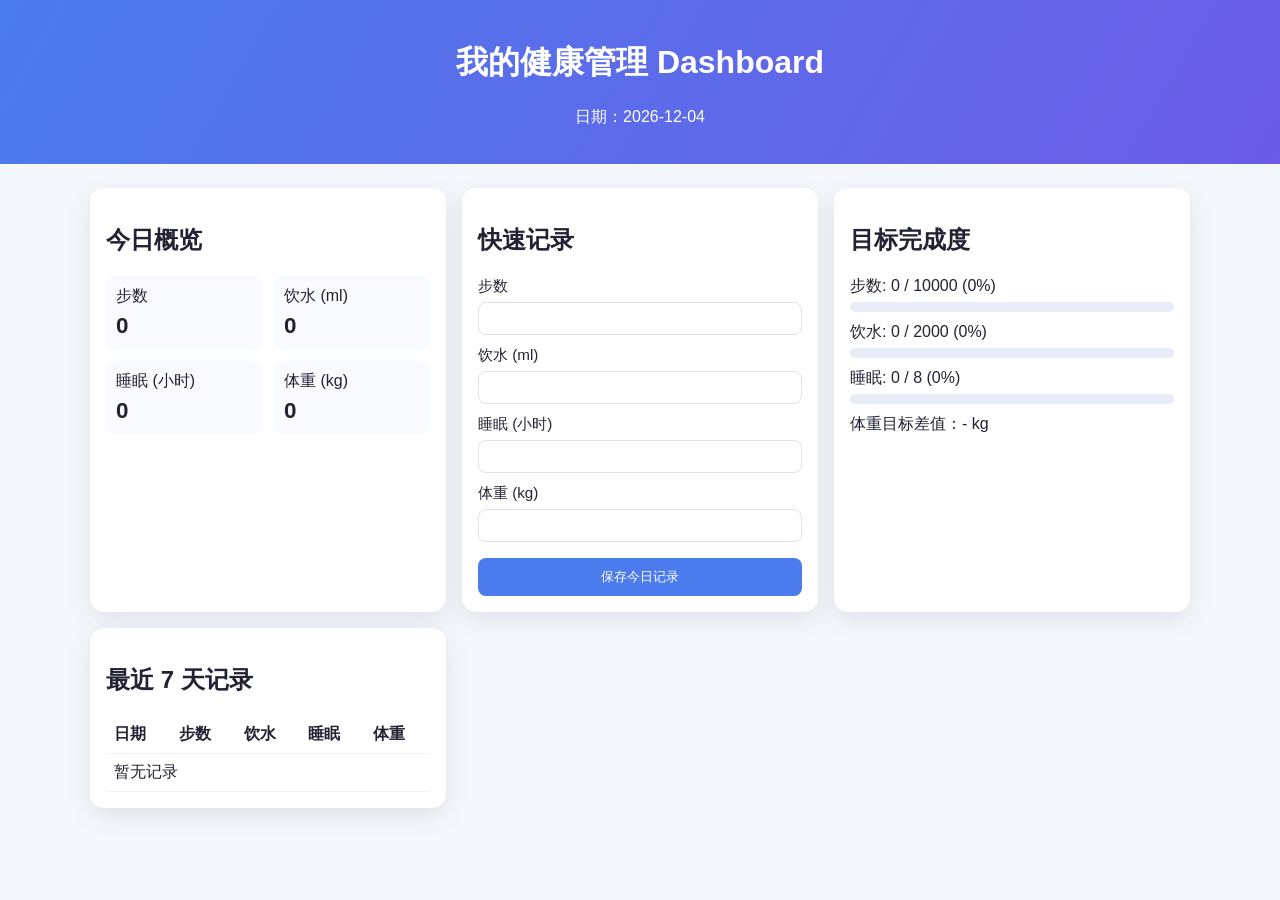
<file: health-dashboard/index.html>
<!doctype html>
<html lang="zh-CN">
  <head>
    <meta charset="UTF-8" />
    <meta name="viewport" content="width=device-width, initial-scale=1.0" />
    <title>个人健康管理 Dashboard</title>
    <link rel="stylesheet" href="styles.css" />
  </head>
  <body>
    <header class="topbar">
      <h1>我的健康管理 Dashboard</h1>
      <p id="today"></p>
    </header>

    <main class="grid">
      <section class="card">
        <h2>今日概览</h2>
        <div class="metrics">
          <div class="metric">
            <span>步数</span>
            <strong id="stepsValue">0</strong>
          </div>
          <div class="metric">
            <span>饮水 (ml)</span>
            <strong id="waterValue">0</strong>
          </div>
          <div class="metric">
            <span>睡眠 (小时)</span>
            <strong id="sleepValue">0</strong>
          </div>
          <div class="metric">
            <span>体重 (kg)</span>
            <strong id="weightValue">0</strong>
          </div>
        </div>
      </section>

      <section class="card">
        <h2>快速记录</h2>
        <form id="healthForm">
          <label>步数<input type="number" id="steps" min="0" required /></label>
          <label>饮水 (ml)<input type="number" id="water" min="0" required /></label>
          <label>睡眠 (小时)
            <input type="number" id="sleep" min="0" step="0.1" required />
          </label>
          <label>体重 (kg)
            <input type="number" id="weight" min="0" step="0.1" required />
          </label>
          <button type="submit">保存今日记录</button>
        </form>
      </section>

      <section class="card">
        <h2>目标完成度</h2>
        <ul class="goals" id="goalsList"></ul>
      </section>

      <section class="card">
        <h2>最近 7 天记录</h2>
        <div class="table-wrap">
          <table>
            <thead>
              <tr><th>日期</th><th>步数</th><th>饮水</th><th>睡眠</th><th>体重</th></tr>
            </thead>
            <tbody id="historyBody"></tbody>
          </table>
        </div>
      </section>
    </main>

    <script src="script.js"></script>
  </body>
</html>
</file>
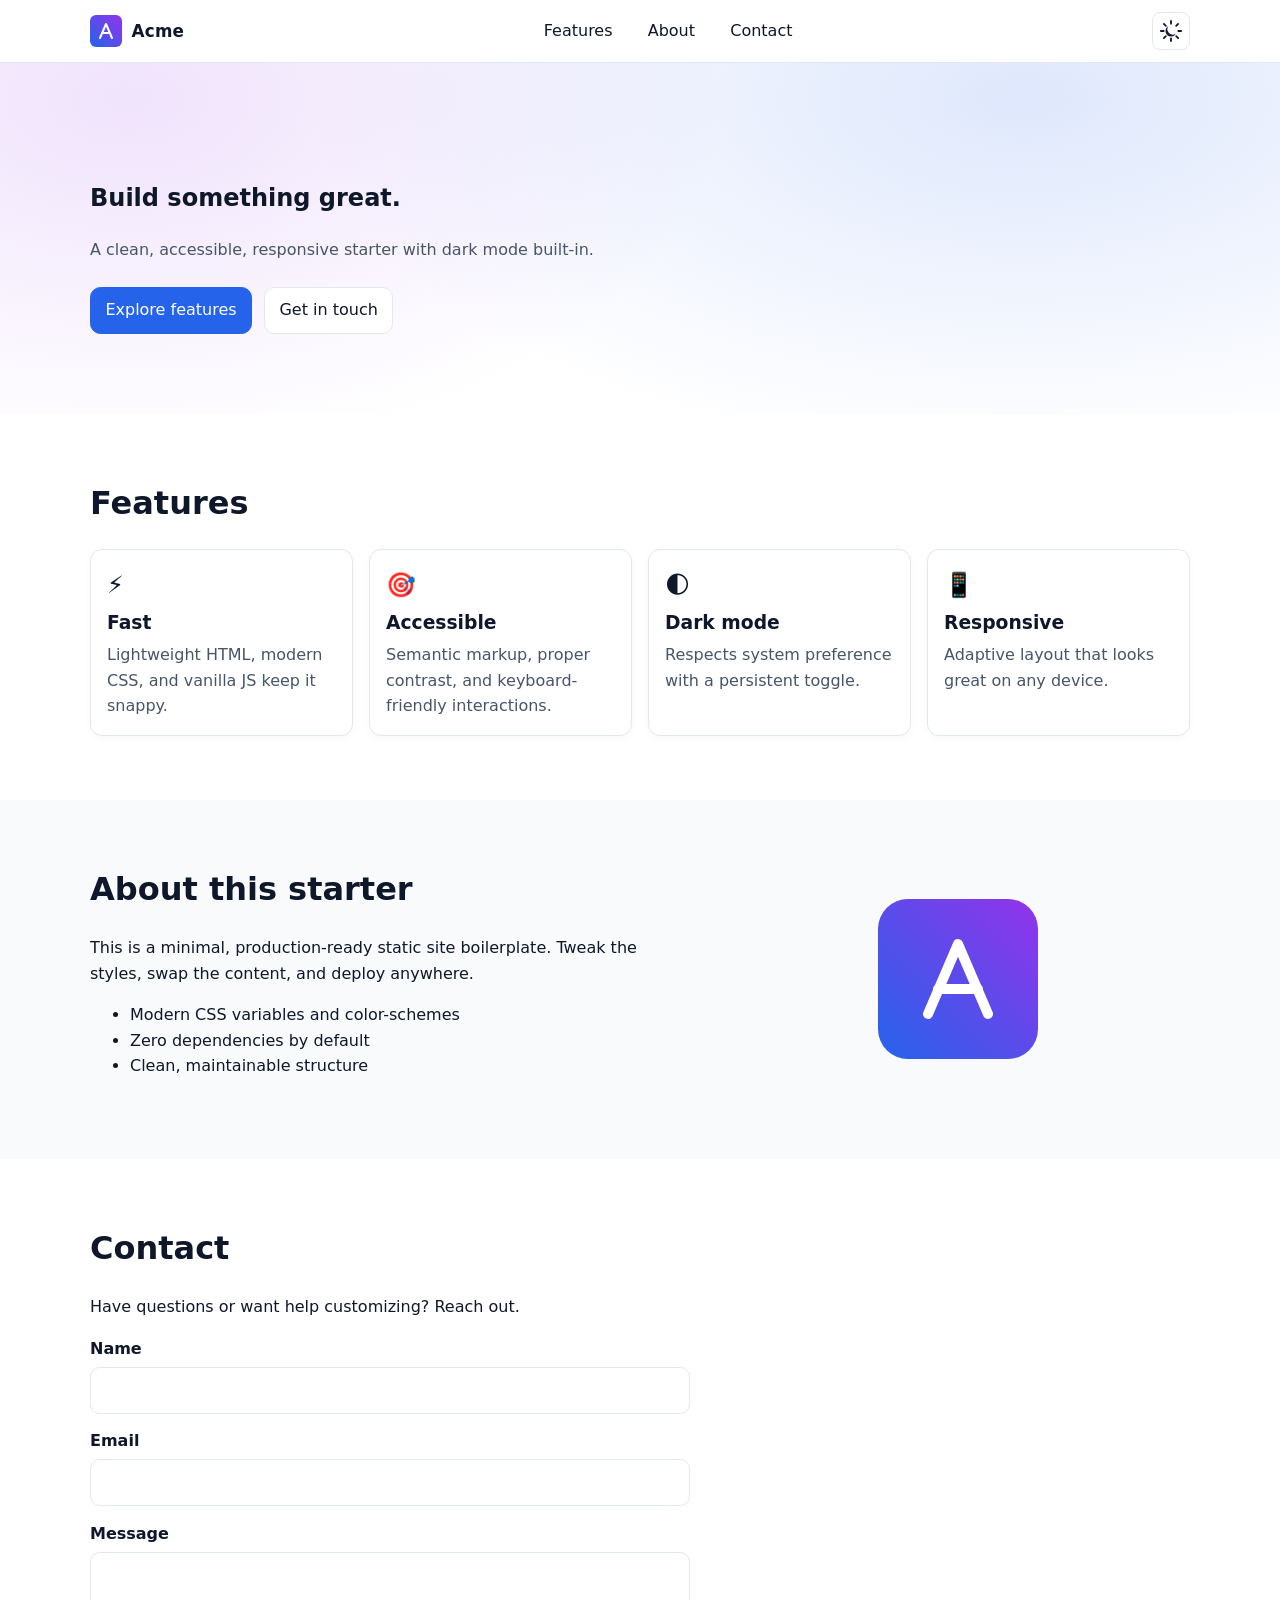
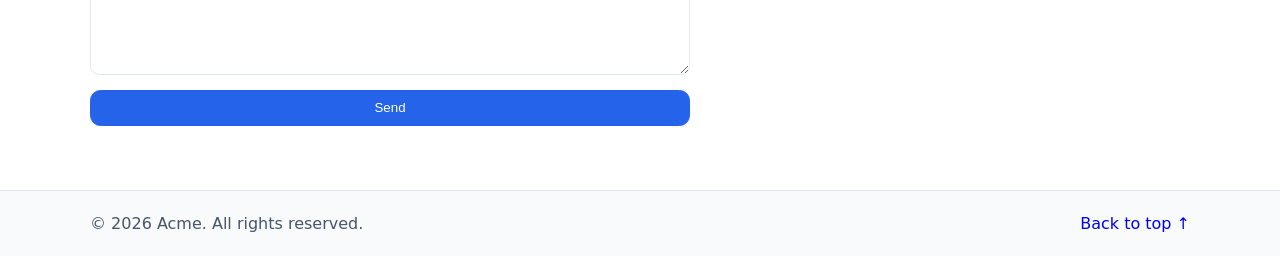
<file: website/index.html>
<!doctype html>
<html lang="en">
<head>
  <meta charset="utf-8" />
  <meta name="viewport" content="width=device-width, initial-scale=1" />
  <title>Acme — Modern Starter</title>
  <meta name="description" content="A modern, fast, responsive website starter with dark mode." />
  <meta name="theme-color" content="#0f172a" media="(prefers-color-scheme: dark)" />
  <meta name="theme-color" content="#ffffff" media="(prefers-color-scheme: light)" />
  <link rel="icon" href="assets/favicon.svg" type="image/svg+xml" />
  <script>
    // Set initial theme early to avoid flashes
    (function () {
      try {
        var stored = localStorage.getItem('theme');
        var prefersDark = window.matchMedia('(prefers-color-scheme: dark)').matches;
        var theme = stored || (prefersDark ? 'dark' : 'light');
        document.documentElement.setAttribute('data-theme', theme);
      } catch (e) {}
    })();
  </script>
  <link rel="stylesheet" href="styles.css" />
  <script defer src="script.js"></script>
</head>
<body>
  <a class="skip-link" href="#main">Skip to content</a>

  <header class="site-header">
    <div class="container header-inner">
      <a href="#" class="brand">
        <img src="assets/logo.svg" alt="" class="logo" width="32" height="32" aria-hidden="true" />
        <span class="brand-name">Acme</span>
      </a>

      <nav class="primary-nav" aria-label="Primary">
        <button class="nav-toggle" aria-expanded="false" aria-controls="primary-menu">
          <span class="sr-only">Toggle navigation</span>
          <svg class="icon" viewBox="0 0 24 24" aria-hidden="true"><path d="M3 6h18M3 12h18M3 18h18" stroke="currentColor" stroke-width="2" stroke-linecap="round"/></svg>
        </button>
        <ul id="primary-menu" class="nav-list">
          <li><a href="#features">Features</a></li>
          <li><a href="#about">About</a></li>
          <li><a href="#contact">Contact</a></li>
        </ul>
      </nav>

      <button id="theme-toggle" class="theme-toggle" aria-pressed="false" aria-label="Toggle dark mode">
        <svg class="icon" viewBox="0 0 24 24" aria-hidden="true">
          <mask id="moon-mask"><rect x="0" y="0" width="24" height="24" fill="white"/><circle cx="14" cy="10" r="6" fill="black"/></mask>
          <circle cx="12" cy="12" r="6" fill="currentColor" mask="url(#moon-mask)" />
          <g class="sun-rays"><path d="M12 1v3M12 20v3M4.22 4.22l2.12 2.12M17.66 17.66l2.12 2.12M1 12h3M20 12h3M4.22 19.78l2.12-2.12M17.66 6.34l2.12-2.12" stroke="currentColor" stroke-width="2" stroke-linecap="round"/></g>
        </svg>
      </button>
    </div>
  </header>

  <main id="main">
    <section class="hero" id="home">
      <div class="container">
        <h1>Build something great.</h1>
        <p class="lead">A clean, accessible, responsive starter with dark mode built-in.</p>
        <div class="actions">
          <a href="#features" class="btn btn-primary">Explore features</a>
          <a href="#contact" class="btn">Get in touch</a>
        </div>
      </div>
      <div class="hero-bg" aria-hidden="true"></div>
    </section>

    <section id="features" class="section">
      <div class="container">
        <h2>Features</h2>
        <div class="grid features-grid">
          <article class="card">
            <div class="card-icon">⚡</div>
            <h3>Fast</h3>
            <p>Lightweight HTML, modern CSS, and vanilla JS keep it snappy.</p>
          </article>
          <article class="card">
            <div class="card-icon">🎯</div>
            <h3>Accessible</h3>
            <p>Semantic markup, proper contrast, and keyboard-friendly interactions.</p>
          </article>
          <article class="card">
            <div class="card-icon">🌓</div>
            <h3>Dark mode</h3>
            <p>Respects system preference with a persistent toggle.</p>
          </article>
          <article class="card">
            <div class="card-icon">📱</div>
            <h3>Responsive</h3>
            <p>Adaptive layout that looks great on any device.</p>
          </article>
        </div>
      </div>
    </section>

    <section id="about" class="section alt">
      <div class="container about-grid">
        <div>
          <h2>About this starter</h2>
          <p>This is a minimal, production-ready static site boilerplate. Tweak the styles, swap the content, and deploy anywhere.</p>
          <ul class="checklist">
            <li>Modern CSS variables and color-schemes</li>
            <li>Zero dependencies by default</li>
            <li>Clean, maintainable structure</li>
          </ul>
        </div>
        <div class="about-visual">
          <img src="assets/logo.svg" alt="Acme logo" width="160" height="160" />
        </div>
      </div>
    </section>

    <section id="contact" class="section">
      <div class="container">
        <h2>Contact</h2>
        <p>Have questions or want help customizing? Reach out.</p>
        <form class="contact-form" action="mailto:hello@example.com" method="post" enctype="text/plain">
          <div class="form-row">
            <label for="name">Name</label>
            <input id="name" name="Name" type="text" required autocomplete="name" />
          </div>
          <div class="form-row">
            <label for="email">Email</label>
            <input id="email" name="Email" type="email" required autocomplete="email" />
          </div>
          <div class="form-row">
            <label for="message">Message</label>
            <textarea id="message" name="Message" rows="4" required></textarea>
          </div>
          <button class="btn btn-primary" type="submit">Send</button>
        </form>
      </div>
    </section>
  </main>

  <footer class="site-footer">
    <div class="container footer-inner">
      <p>© <span id="year"></span> Acme. All rights reserved.</p>
      <a href="#home" class="back-to-top">Back to top ↑</a>
    </div>
  </footer>
</body>
</html>
</file>
<file: health-dashboard/styles.css>
:root {
  --bg: #f4f7fb;
  --card: #ffffff;
  --text: #223;
  --accent: #4b7bec;
  --good: #2dce89;
}

* { box-sizing: border-box; }
body {
  margin: 0;
  font-family: "PingFang SC", "Microsoft YaHei", Arial, sans-serif;
  background: var(--bg);
  color: var(--text);
}

.topbar {
  background: linear-gradient(120deg, #4b7bec, #6c5ce7);
  color: #fff;
  padding: 20px;
  text-align: center;
}

.grid {
  width: min(1100px, 92vw);
  margin: 24px auto;
  display: grid;
  gap: 16px;
  grid-template-columns: repeat(auto-fit, minmax(280px, 1fr));
}

.card {
  background: var(--card);
  border-radius: 14px;
  padding: 16px;
  box-shadow: 0 8px 24px rgba(47, 53, 66, 0.1);
}

.metrics { display: grid; grid-template-columns: repeat(2, 1fr); gap: 12px; }
.metric { background: #f8faff; padding: 10px; border-radius: 10px; }
.metric strong { font-size: 1.4rem; display: block; margin-top: 6px; }

form { display: grid; gap: 10px; }
label { display: grid; gap: 5px; font-size: 0.95rem; }
input {
  padding: 8px;
  border-radius: 8px;
  border: 1px solid #dce1ea;
}
button {
  margin-top: 6px;
  border: 0;
  border-radius: 8px;
  background: var(--accent);
  color: #fff;
  padding: 10px;
  cursor: pointer;
}
button:hover { opacity: 0.92; }

.goals { list-style: none; padding: 0; margin: 0; display: grid; gap: 10px; }
.goal-item { display: grid; gap: 5px; }
.progress {
  width: 100%;
  height: 10px;
  background: #e7ecf6;
  border-radius: 999px;
  overflow: hidden;
}
.progress > span {
  display: block;
  height: 100%;
  background: var(--good);
}

.table-wrap { overflow-x: auto; }
table { width: 100%; border-collapse: collapse; }
th, td { text-align: left; padding: 8px; border-bottom: 1px solid #eef1f8; }
</file>
<file: website/styles.css>
/* Base and theme */
:root {
  --bg: #ffffff;
  --surface: #f8fafc; /* slate-50 */
  --text: #0f172a;    /* slate-900 */
  --muted: #475569;   /* slate-600 */
  --border: #e2e8f0;  /* slate-200 */
  --primary: #2563eb; /* blue-600 */
  --primary-700: #1d4ed8; /* blue-700 */
  --ring: rgba(37, 99, 235, 0.35);
  --header-bg: rgba(255, 255, 255, 0.85);
}

html[data-theme="dark"] {
  color-scheme: dark;
  --bg: #0b1220;      /* dark base */
  --surface: #0f172a; /* slate-900 */
  --text: #e5e7eb;    /* slate-200 */
  --muted: #94a3b8;   /* slate-400 */
  --border: #1f2937;  /* slate-800 */
  --primary: #60a5fa; /* blue-400 */
  --primary-700: #3b82f6; /* blue-500 */
  --ring: rgba(96, 165, 250, 0.35);
  --header-bg: rgba(15, 23, 42, 0.7);
}

* { box-sizing: border-box; }
html { scroll-behavior: smooth; }
body {
  margin: 0;
  font-family: ui-sans-serif, system-ui, -apple-system, Segoe UI, Roboto, Ubuntu, Cantarell, Noto Sans, "Helvetica Neue", Arial, "Apple Color Emoji", "Segoe UI Emoji";
  line-height: 1.6;
  background: var(--bg);
  color: var(--text);
  accent-color: var(--primary);
}
img { max-width: 100%; display: block; }

.container {
  width: min(1100px, 100% - 2rem);
  margin-inline: auto;
}

.sr-only { position: absolute; width: 1px; height: 1px; padding: 0; margin: -1px; overflow: hidden; clip: rect(0, 0, 0, 0); white-space: nowrap; border: 0; }
.skip-link { position: absolute; left: -9999px; top: auto; }
.skip-link:focus { left: 1rem; top: 1rem; background: var(--primary); color: white; padding: 0.5rem 0.75rem; border-radius: 0.5rem; }

/* Header */
.site-header {
  position: sticky;
  top: 0;
  z-index: 20;
  backdrop-filter: saturate(180%) blur(10px);
  -webkit-backdrop-filter: saturate(180%) blur(10px);
  background: var(--header-bg);
  border-bottom: 1px solid var(--border);
}
.header-inner { display: flex; align-items: center; justify-content: space-between; padding: 0.75rem 0; }
.brand { display: inline-flex; align-items: center; gap: 0.6rem; color: inherit; text-decoration: none; font-weight: 600; letter-spacing: 0.2px; }
.logo { width: 32px; height: 32px; }
.brand-name { font-size: 1.05rem; }

.primary-nav { display: flex; align-items: center; gap: 1rem; position: relative; }
.nav-list { display: flex; gap: 1rem; list-style: none; margin: 0; padding: 0; }
.nav-list a { text-decoration: none; color: var(--text); padding: 0.4rem 0.6rem; border-radius: 0.4rem; }
.nav-list a:hover { background: var(--surface); }

.nav-toggle { display: none; background: transparent; border: 1px solid var(--border); color: var(--text); padding: 0.4rem; border-radius: 0.5rem; }
.theme-toggle { background: transparent; border: 1px solid var(--border); color: var(--text); padding: 0.4rem; border-radius: 0.5rem; display: inline-grid; place-items: center; width: 38px; height: 38px; }
.theme-toggle .icon { width: 22px; height: 22px; }

/* Mobile nav */
@media (max-width: 768px) {
  .nav-toggle { display: inline-grid; place-items: center; }
  .nav-list {
    display: none;
    position: absolute;
    right: 0;
    top: calc(100% + 0.5rem);
    width: min(280px, 90vw);
    background: var(--surface);
    border: 1px solid var(--border);
    border-radius: 0.75rem;
    padding: 0.5rem;
    box-shadow: 0 10px 30px rgba(0,0,0,0.08);
  }
  .primary-nav[data-open="true"] .nav-list { display: grid; }
  .nav-list a { padding: 0.6rem 0.75rem; }
}

/* Hero */
.hero { position: relative; padding: 6rem 0 5rem; overflow: hidden; }
.hero .lead { color: var(--muted); max-width: 60ch; }
.hero .actions { margin-top: 1.5rem; display: flex; gap: 0.75rem; }
.hero-bg {
  position: absolute; inset: 0; z-index: -1;
  background: radial-gradient(1200px 600px at 80% 10%, rgba(37, 99, 235, 0.15), transparent 60%),
              radial-gradient(1000px 600px at 10% 10%, rgba(147, 51, 234, 0.14), transparent 60%);
}

/* Sections */
.section { padding: 4rem 0; }
.section h2 { margin-top: 0; margin-bottom: 1.25rem; font-size: clamp(1.5rem, 1rem + 2vw, 2rem); }
.section.alt { background: var(--surface); }

.grid { display: grid; gap: 1rem; }
.features-grid { grid-template-columns: repeat(4, minmax(0, 1fr)); }
@media (max-width: 1024px) { .features-grid { grid-template-columns: repeat(2, minmax(0, 1fr)); } }
@media (max-width: 640px) { .features-grid { grid-template-columns: 1fr; } }

.card { background: var(--bg); border: 1px solid var(--border); border-radius: 0.75rem; padding: 1rem; box-shadow: 0 2px 8px rgba(0,0,0,0.03); }
.card h3 { margin: 0.25rem 0 0.25rem; }
.card p { margin: 0; color: var(--muted); }
.card-icon { font-size: 1.5rem; }

.about-grid { display: grid; grid-template-columns: 1.3fr 1fr; align-items: center; gap: 2rem; }
.about-visual { display: grid; place-items: center; }
@media (max-width: 900px) { .about-grid { grid-template-columns: 1fr; } .about-visual { order: -1; } }

/* Contact */
.contact-form { display: grid; gap: 0.9rem; max-width: 600px; }
.form-row { display: grid; gap: 0.35rem; }
input, textarea { font: inherit; color: inherit; background: var(--bg); border: 1px solid var(--border); border-radius: 0.6rem; padding: 0.6rem 0.75rem; }
input:focus, textarea:focus, .nav-toggle:focus, .theme-toggle:focus, .btn:focus { outline: 2px solid var(--ring); outline-offset: 2px; }
label { font-weight: 600; }

/* Buttons */
.btn { display: inline-flex; align-items: center; justify-content: center; gap: 0.5rem; padding: 0.6rem 0.9rem; border-radius: 0.65rem; border: 1px solid var(--border); color: var(--text); text-decoration: none; background: var(--bg); }
.btn:hover { background: var(--surface); }
.btn-primary { background: var(--primary); border-color: var(--primary); color: white; }
.btn-primary:hover { background: var(--primary-700); border-color: var(--primary-700); }

/* Footer */
.site-footer { border-top: 1px solid var(--border); background: var(--surface); }
.footer-inner { padding: 1.25rem 0; display: flex; align-items: center; justify-content: space-between; gap: 1rem; flex-wrap: wrap; }
.footer-inner p { margin: 0; color: var(--muted); }
.back-to-top { text-decoration: none; }

/* Icons */
.icon { width: 24px; height: 24px; }
/* In dark, hide sun rays for moon look */
html[data-theme="dark"] .sun-rays { display: none; }
</file>
